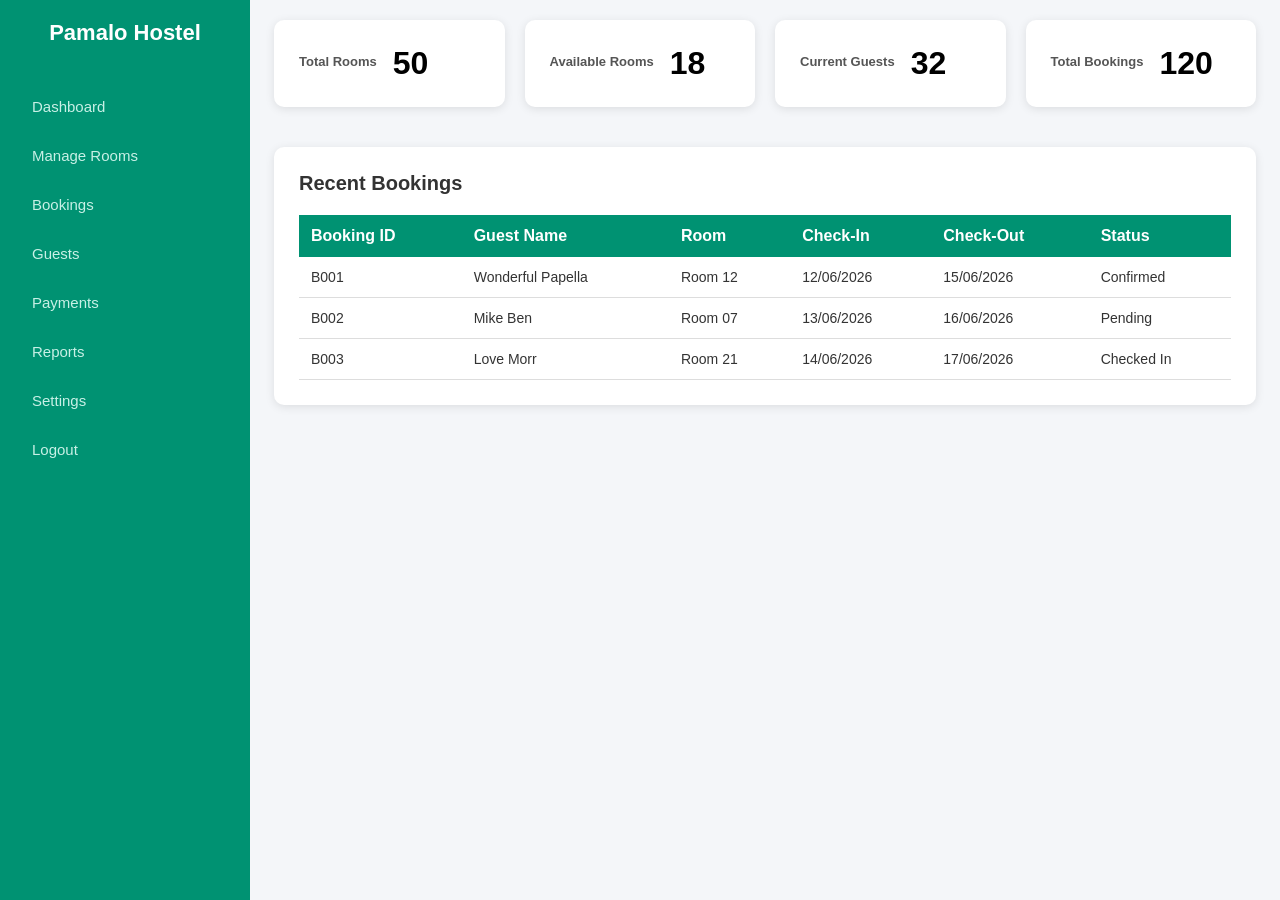
<file: admin.html>
<!DOCTYPE html>
<html lang="en">
<head>
    <title>Pamalo Hostel Booking System - Admin Dashboard</title>
    <link rel="stylesheet" href="assets/style/css.css">
    <link rel="stylesheet" href="https://cdnjs.cloudflare.com/ajax/libs/font-awesome/5.15.3/css/all.min.css">
    <script src="assets/js/script.js" defer></script>
</head>
<body class="dash-body">
    <div class="sidebar">
        <h2>Pamalo Hostel</h2>

        <ul>
            <li><a href="#">Dashboard</a></li>
            <li><a href="#">Manage Rooms</a></li>
            <li><a href="#">Bookings</a></li>
            <li><a href="#">Guests</a></li>
            <li><a href="#">Payments</a></li>
            <li><a href="#">Reports</a></li>
            <li><a href="#">Settings</a></li>
            <li><a href="#">Logout</a></li>
        </ul>
    </div>
    <div class="main-content">
        <div class="cards">

            <div class="card">
                <h3>Total Rooms</h3>
                <p>50</p>
            </div>

            <div class="card">
                <h3>Available Rooms</h3>
                <p>18</p>
            </div>

            <div class="card">
                <h3>Current Guests</h3>
                <p>32</p>
            </div>

            <div class="card">
                <h3>Total Bookings</h3>
                <p>120</p>
            </div>

        </div>
        <section class="table-section">

            <h2>Recent Bookings</h2>

            <table>
                <thead>
                    <tr>
                        <th>Booking ID</th><th>Guest Name</th>
                        <th>Room</th><th>Check-In</th>
                        <th>Check-Out</th><th>Status</th>
                    </tr>
                </thead>

                <tbody>
                    <tr>
                        <td>B001</td><td>Wonderful Papella</td><td>Room 12</td>
                        <td>12/06/2026</td><td>15/06/2026</td><td>Confirmed</td>
                    </tr>

                    <tr>
                        <td>B002</td><td>Mike Ben</td><td>Room 07</td>
                        <td>13/06/2026</td><td>16/06/2026</td><td>Pending</td>
                    </tr>

                    <tr>
                        <td>B003</td><td>Love Morr</td><td>Room 21</td>
                        <td>14/06/2026</td><td>17/06/2026</td> <td>Checked In</td>
                    </tr>
                </tbody>

            </table>

        </section>

    </div>

</body>
</html>
</file>
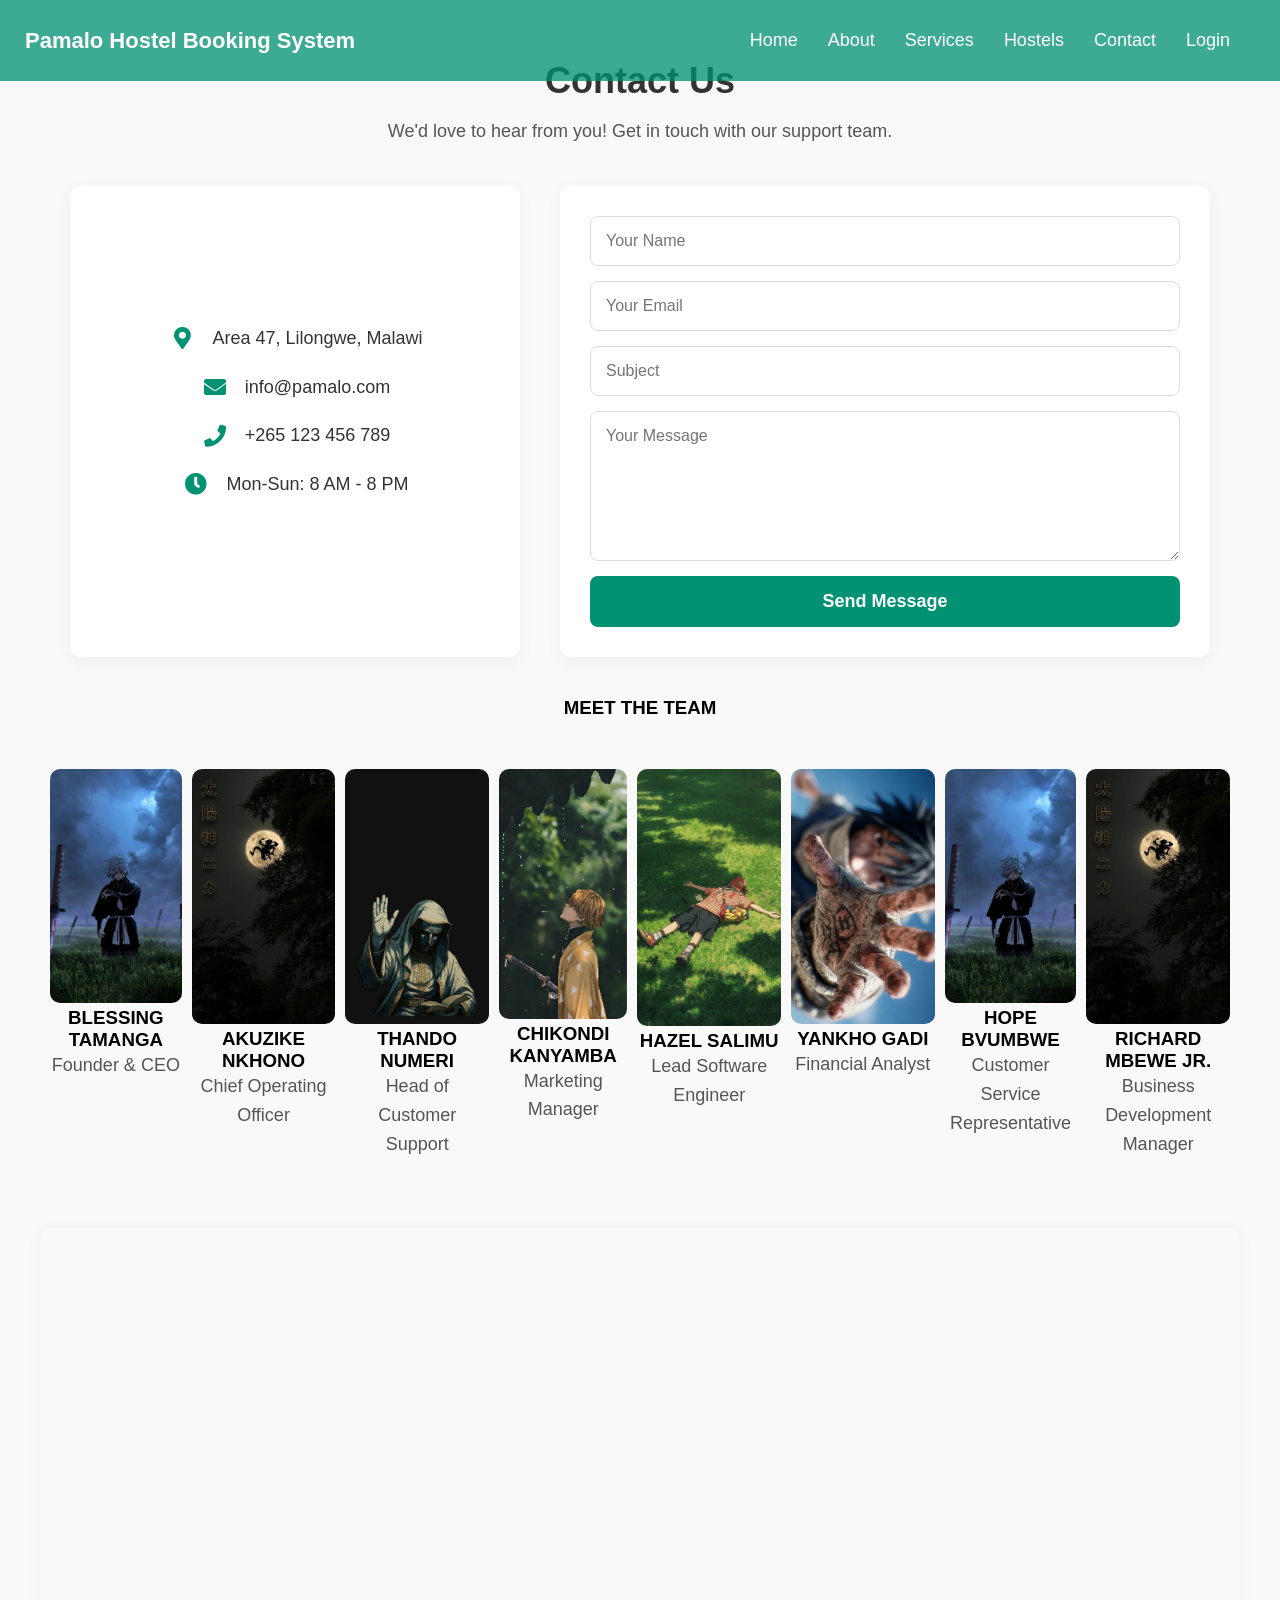
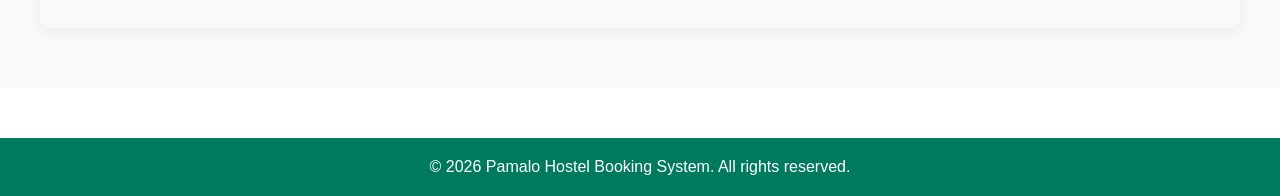
<file: contact.html>
<!DOCTYPE html>
<html lang="en">
<head>
    <meta charset="UTF-8">
    <meta name="viewport" content="width=device-width, initial-scale=1.0">
    <link rel="stylesheet" href="assets/style/css.css">
    <link rel="stylesheet" href="https://cdnjs.cloudflare.com/ajax/libs/font-awesome/5.15.3/css/all.min.css">
    <script src="assets/js/script.js" defer></script>
    <title>Contact - Pamalo Hostel Booking System</title>
</head>
<body>
    <header>
        <div class="topnav">
            <div class="logo">
                <h1>Pamalo Hostel Booking System</h1>
            </div>
            <div class="hamburger"><span>&#9776;</span></div>
        </div>
        <nav class="navbar">
            <a href="index.html">Home</a>
            <a href="about.html">About</a>
            <a href="services.html">Services</a>
            <a href="hostels.html">Hostels</a>
            <a href="contact.html">Contact</a>
            <a href="Login.html">Login</a>
        </nav>
    </header>
    <main>
        <section class="contact">
            <h2>Contact Us</h2>
            <p>We'd love to hear from you! Get in touch with our support team.</p>
            <div id="contact-alert" class="alert" style="display:none;"></div>

            <div class="contact-container">
                <div class="contact-info">
                    <p><i class="fas fa-map-marker-alt"></i> Area 47, Lilongwe, Malawi</p>
                    <p><i class="fas fa-envelope"></i> info@pamalo.com</p>
                    <p><i class="fas fa-phone"></i> +265 123 456 789</p>
                    <p><i class="fas fa-clock"></i> Mon-Sun: 8 AM - 8 PM</p>
                </div>
                <div class="contact-form">
                    <form id="contact-form" action="#" method="post">
                        <input type="text" name="name" placeholder="Your Name" required>
                        <input type="email" name="email" placeholder="Your Email" required>
                        <input type="text" name="subject" placeholder="Subject" required>
                        <textarea name="message" placeholder="Your Message" required></textarea>
                        <button type="submit">Send Message</button>
                    </form>
                </div>
            </div>
            <section class="gallery">
    <h1>MEET THE TEAM</h1>
    <div class="team">
        <div class="team-member">
            <img src="assets/media/image 1.jpg" alt="Team Member 1">
            <h3>BLESSING TAMANGA</h3>
            <p>Founder & CEO</p>
        </div>
        <div class="team-member">
            <img src="assets/media/image 2 .jpg" alt="Team Member 2">
            <h3>AKUZIKE NKHONO</h3>
            <p>Chief Operating Officer</p>
        </div>
        <div class="team-member">
            <img src="assets/media/image 3.jpg" alt="Team Member 3">
            <h3>THANDO NUMERI</h3>
            <p>Head of Customer Support</p>
        </div>
        <div class="team- member">
            <img src="assets/media/image 4.jpg" alt="Team Member 4">
            <h3>CHIKONDI KANYAMBA </h3>
            <p>Marketing Manager</p>
        </div>
        <div class="team-member">
            <img src="assets/media/image 5.jpg" alt="Team Member 5">
            <h3>HAZEL SALIMU</h3>
            <p>Lead Software Engineer</p>
        </div>
        <div class="team-member">
            <img src="assets/media/image 6 .jpg" alt="Team Member 6">
            <h3>YANKHO GADI</h3>
            <p>Financial Analyst</p>
        </div>
        <div class="team-member">
            <img src="assets/media/image 7.jpg" alt="Team Member 7">
            <h3>HOPE BVUMBWE</h3>
            <p>Customer Service Representative</p>
        </div>
        <div class="team-member">
            <img src="assets/media/image 8.jpg" alt="Team Member 8">
            <h3>RICHARD MBEWE JR.</h3>
            <p>Business Development Manager</p>
        </div>
</section>



            <div class="map">
                <iframe src="https://www.google.com/maps/embed?pb=!1m18!1m12!1m3!1d3162.1234567890123!2d-122.1234567890123!3d37.1234567890123!2m3!1f0!2f0!3f0!3m2!1i1024!2i768!4f13.1!3m3!1m2!1s0x808f123456789012%3A0x1234567890123456!2sPamalo%20Hostel%20Booking%20System!5e0!3m2!1sen!2sus!4v1612345678901" width="600" height="450" style="border:0;" allowfullscreen="" loading="lazy"></iframe>
            </div>
        </section>
    </main>
    <footer>
        <p>&copy; 2026 Pamalo Hostel Booking System. All rights reserved.</p>
    </footer>
</body>
</html>
</file>
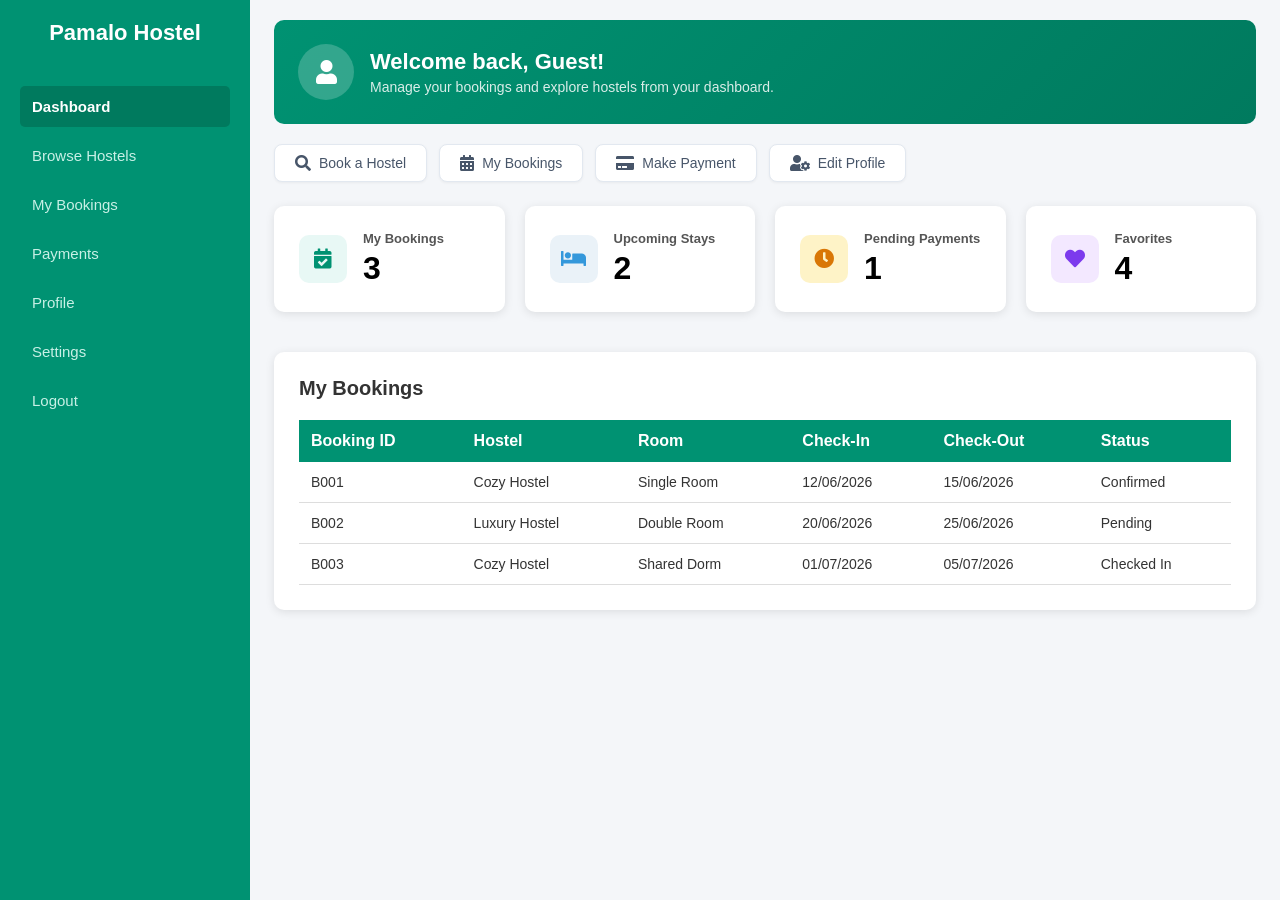
<file: dashboard.html>
<!DOCTYPE html>
<html lang="en">
<head>
    <title>Pamalo Hostel Booking System - Dashboard</title>
    <link rel="stylesheet" href="assets/style/css.css">
    <link rel="stylesheet" href="https://cdnjs.cloudflare.com/ajax/libs/font-awesome/5.15.3/css/all.min.css">
    <script src="assets/js/script.js" defer></script>
</head>
<body class="dash-body">
    <div class="sidebar">
        <h2>Pamalo Hostel</h2>

        <ul>
            <li><a href="#" class="active">Dashboard</a></li>
            <li><a href="hostels.html">Browse Hostels</a></li>
            <li><a href="#">My Bookings</a></li>
            <li><a href="payment.html">Payments</a></li>
            <li><a href="#">Profile</a></li>
            <li><a href="#">Settings</a></li>
            <li><a href="index.html">Logout</a></li>
        </ul>
    </div>
    <div class="main-content">
        <div class="welcome-card">
            <div class="welcome-avatar"><i class="fas fa-user"></i></div>
            <div>
                <h2>Welcome back, Guest!</h2>
                <p>Manage your bookings and explore hostels from your dashboard.</p>
            </div>
        </div>

        <div class="quick-actions">
            <a href="hostels.html" class="quick-action-btn"><i class="fas fa-search"></i> Book a Hostel</a>
            <a href="#" class="quick-action-btn"><i class="fas fa-calendar-alt"></i> My Bookings</a>
            <a href="payment.html" class="quick-action-btn"><i class="fas fa-credit-card"></i> Make Payment</a>
            <a href="#" class="quick-action-btn"><i class="fas fa-user-cog"></i> Edit Profile</a>
        </div>

        <div class="cards">
            <div class="card">
                <div class="card-icon green"><i class="fas fa-calendar-check"></i></div>
                <div>
                    <h3>My Bookings</h3>
                    <p>3</p>
                </div>
            </div>

            <div class="card">
                <div class="card-icon blue"><i class="fas fa-bed"></i></div>
                <div>
                    <h3>Upcoming Stays</h3>
                    <p>2</p>
                </div>
            </div>

            <div class="card">
                <div class="card-icon orange"><i class="fas fa-clock"></i></div>
                <div>
                    <h3>Pending Payments</h3>
                    <p>1</p>
                </div>
            </div>

            <div class="card">
                <div class="card-icon purple"><i class="fas fa-heart"></i></div>
                <div>
                    <h3>Favorites</h3>
                    <p>4</p>
                </div>
            </div>
        </div>

        <section class="table-section">
            <h2>My Bookings</h2>

            <table>
                <thead>
                    <tr>
                        <th>Booking ID</th><th>Hostel</th>
                        <th>Room</th><th>Check-In</th>
                        <th>Check-Out</th><th>Status</th>
                    </tr>
                </thead>

                <tbody>
                    <tr>
                        <td>B001</td><td>Cozy Hostel</td><td>Single Room</td>
                        <td>12/06/2026</td><td>15/06/2026</td><td>Confirmed</td>
                    </tr>

                    <tr>
                        <td>B002</td><td>Luxury Hostel</td><td>Double Room</td>
                        <td>20/06/2026</td><td>25/06/2026</td><td>Pending</td>
                    </tr>

                    <tr>
                        <td>B003</td><td>Cozy Hostel</td><td>Shared Dorm</td>
                        <td>01/07/2026</td><td>05/07/2026</td><td>Checked In</td>
                    </tr>
                </tbody>
            </table>
        </section>
    </div>
</body>
</html>
</file>
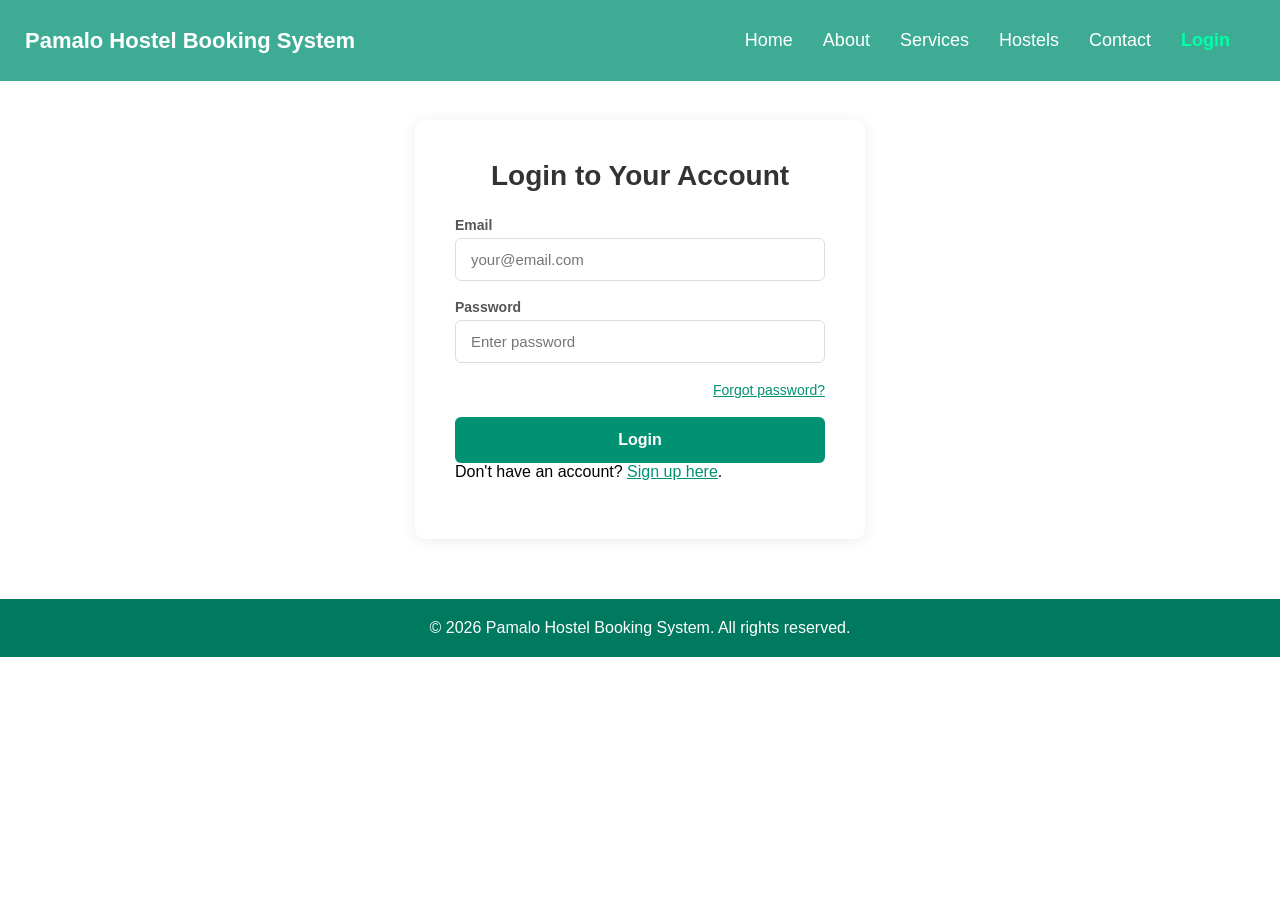
<file: Login.html>
<!DOCTYPE html>
<html lang="en">
<head>
    <meta charset="UTF-8">
    <meta name="viewport" content="width=device-width, initial-scale=1.0">
    <link rel="stylesheet" href="assets/style/css.css">
    <link rel="stylesheet" href="https://cdnjs.cloudflare.com/ajax/libs/font-awesome/5.15.3/css/all.min.css">
    <script src="assets/js/script.js" defer></script>
    <title>Login - Pamalo Hostel Booking System</title>
</head>
<body>
    <header>
        <div class="topnav">
            <div class="logo">
                <h1>Pamalo Hostel Booking System</h1>
            </div>
            <div class="hamburger"><span>&#9776;</span></div>
        </div>
        <nav class="navbar">
            <a href="index.html">Home</a>
            <a href="about.html">About</a>
            <a href="services.html">Services</a>
            <a href="hostels.html">Hostels</a>
            <a href="contact.html">Contact</a>
            <a href="Login.html" class="active">Login</a>
        </nav>
    </header>
    <main>
        <section class="login-section">
            <h2>Login to Your Account</h2>
            <div id="login-error" class="alert" style="display:none;"></div>
            <form id="login-form" action="#" method="post">
                <p>
                    <label>Email</label>
                    <input type="email" name="email" placeholder="your@email.com" required>
                </p>
                <p>
                    <label>Password</label>
                    <input type="password" name="password" placeholder="Enter password" minlength="6" required>
                </p>
                <p style="text-align:right;">
                    <a href="reset-password.html" style="color:#009272;font-size:14px;">Forgot password?</a>
                </p>
                <input type="submit" value="Login">
            </form>
            <p>Don't have an account? <a href="Signup.html">Sign up here</a>.</p>
        </section>
    </main>
    <footer>
        <p>&copy; 2026 Pamalo Hostel Booking System. All rights reserved.</p>
    </footer>
</body>
</html>
</file>
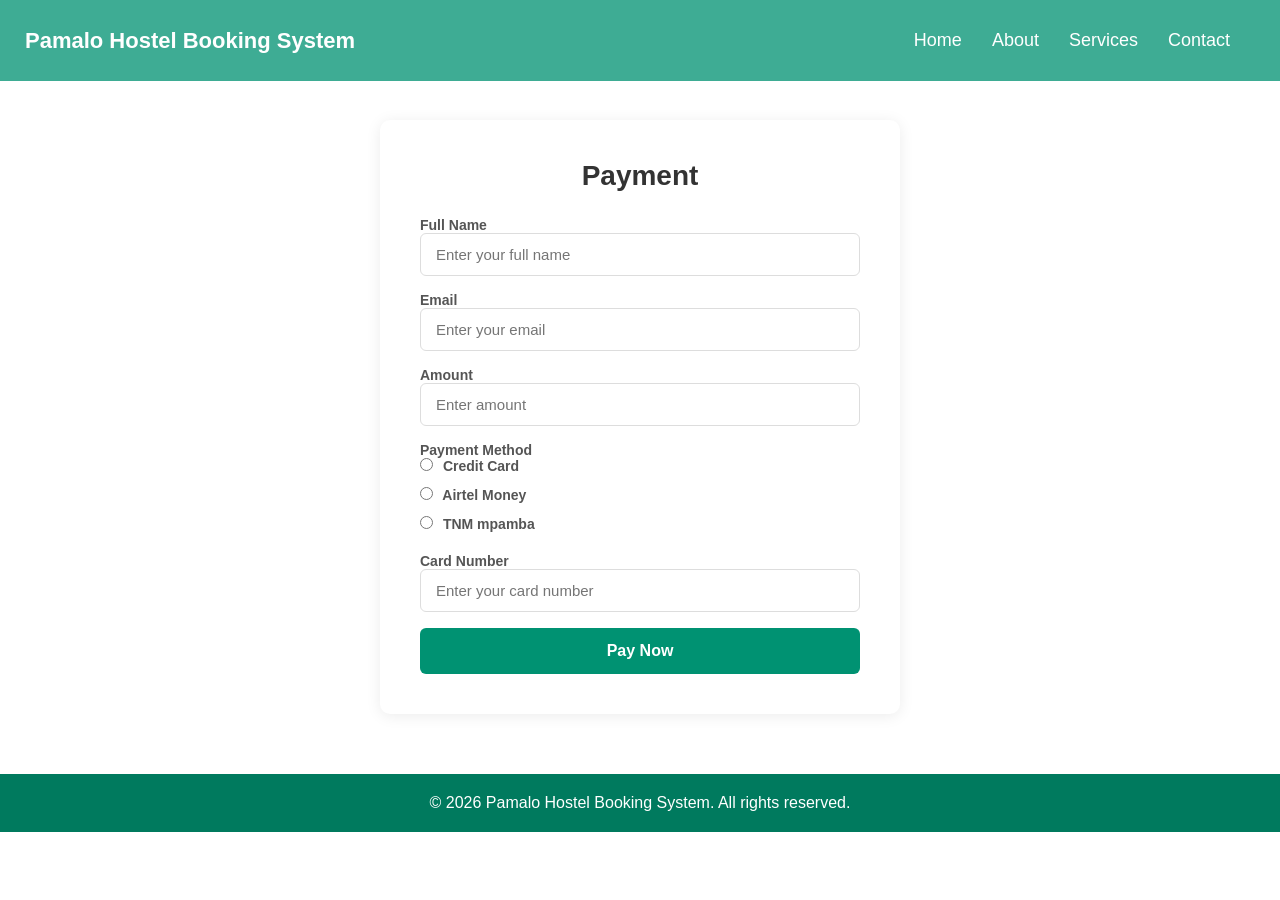
<file: payment.html>
<!DOCTYPE html>
<html lang="en">
<head>
    <meta charset="UTF-8">
    <meta name="viewport" content="width=device-width, initial-scale=1.0">
    <link rel="stylesheet" href="assets/style/css.css">
    <link rel="stylesheet" href="https://cdnjs.cloudflare.com/ajax/libs/font-awesome/5.15.3/css/all.min.css">
    <script src="assets/js/script.js" defer></script>
    <title>Payment - Pamalo Hostel Booking System</title>
</head>
<body>
    <header>
        <div class="topnav">
            <div class="logo">
                <h1>Pamalo Hostel Booking System</h1>
            </div>
            <div class="hamburger">
                <span>&#9776;</span>
            </div>
        </div>
        <nav class="navbar">
            <a href="index.html">Home</a>
            <a href="about.html">About</a>
            <a href="services.html">Services</a>
            <a href="contact.html">Contact</a>
        </nav>
    </header>
    <main>
        <div class="payment-card">
            <h2>Payment</h2>
            <form class="payment-form">
                <div>
                    <label class="dolo">Full Name</label>
                    <input type="text" placeholder="Enter your full name" required>
                </div>
                <div>
                    <label class="dolo">Email</label>
                    <input type="email" placeholder="Enter your email" required>
                </div>
                <div>
                    <label class="dolo">Amount</label>
                    <input type="number" placeholder="Enter amount" required>
                </div>
                <div>
                    <label class="dolo">Payment Method</label>
                    <div class="payment-methods">
                        <label><input type="radio" name="payment-method" value="credit-card" required> Credit Card</label>
                        <label><input type="radio" name="payment-method" value="Airtel Money" required> Airtel Money</label>
                        <label><input type="radio" name="payment-method" value="TNM mpamba" required> TNM mpamba</label>
                    </div>
                </div>
                <div>
                    <label class="dolo">Card Number</label>
                    <input type="text" placeholder="Enter your card number" required>
                </div>
                <button type="submit">Pay Now</button>
            </form>
        </div>
    </main>
    <footer>
        <p>&copy; 2026 Pamalo Hostel Booking System. All rights reserved.</p>
    </footer>
</body>
</html>
</file>
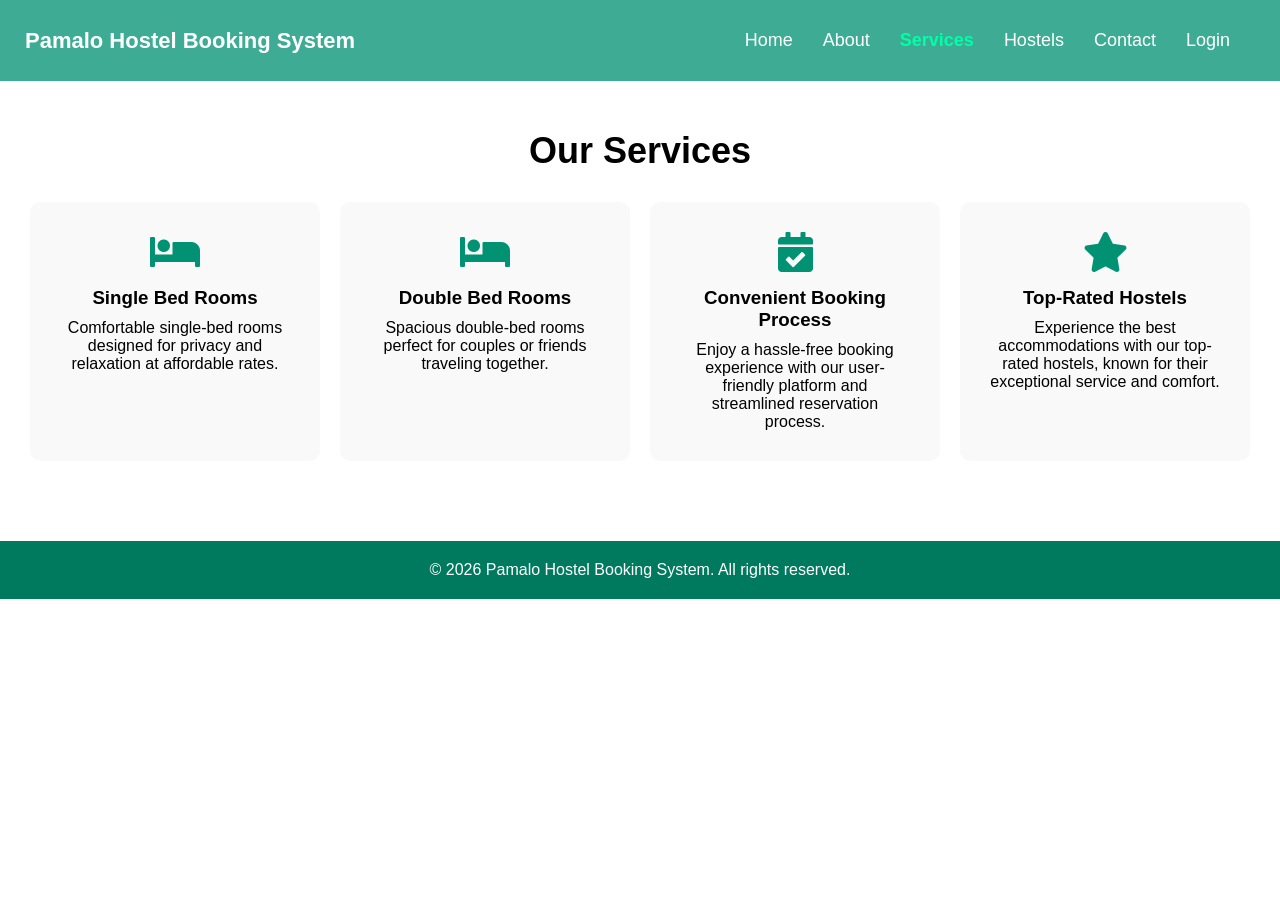
<file: services.html>
<!DOCTYPE html>
<html lang="en">
<head>
    <meta charset="UTF-8">
    <meta name="viewport" content="width=device-width, initial-scale=1.0">
    <link rel="stylesheet" href="assets/style/css.css">
     <link rel="stylesheet" href="https://cdnjs.cloudflare.com/ajax/libs/font-awesome/5.15.3/css/all.min.css">
    <script src="assets/js/script.js" defer></script>
    <title>Services - Pamalo Hostel Booking System</title>
</head>
<body>
    <header>
        <div class="topnav">
            <div class="logo">
                <h1>Pamalo Hostel Booking System</h1>
            </div>
            <div class="hamburger"><span>&#9776;</span></div>
        </div>
        <nav class="navbar">
            <a href="index.html">Home</a>
            <a href="about.html">About</a>
            <a href="services.html" class="active">Services</a>
            <a href="hostels.html">Hostels</a>
            <a href="contact.html">Contact</a>
            <a href="Login.html">Login</a>
        </nav>
    </header>
    <main>
        <section class="services" style="margin-top:100px;">
            <h2>Our Services</h2>
            <div class="services-cards">
                <div class="service-card">
                    <i class="fas fa-bed"></i>
                    <h3>Single Bed Rooms</h3>
                    <p>Comfortable single-bed rooms designed for privacy and relaxation at affordable rates.</p>
                </div>
                <div class="service-card">
                    <i class="fas fa-bed"></i>
                    <h3>Double Bed Rooms</h3>
                    <p>Spacious double-bed rooms perfect for couples or friends traveling together.</p>
                </div>
                <div class="service-card">
                    <i class="fas fa-calendar-check"></i>
                    <h3>Convenient Booking Process</h3>
                    <p>Enjoy a hassle-free booking experience with our user-friendly platform and streamlined reservation process.</p>
                </div>
                <div class="service-card">
                    <i class="fas fa-star"></i>
                    <h3>Top-Rated Hostels</h3>
                    <p>Experience the best accommodations with our top-rated hostels, known for their exceptional service and comfort.</p>
                </div>
            </div>
        </section>
    </main>
    <footer>
        <p>&copy; 2026 Pamalo Hostel Booking System. All rights reserved.</p>
    </footer>
</body>
</html>
</file>
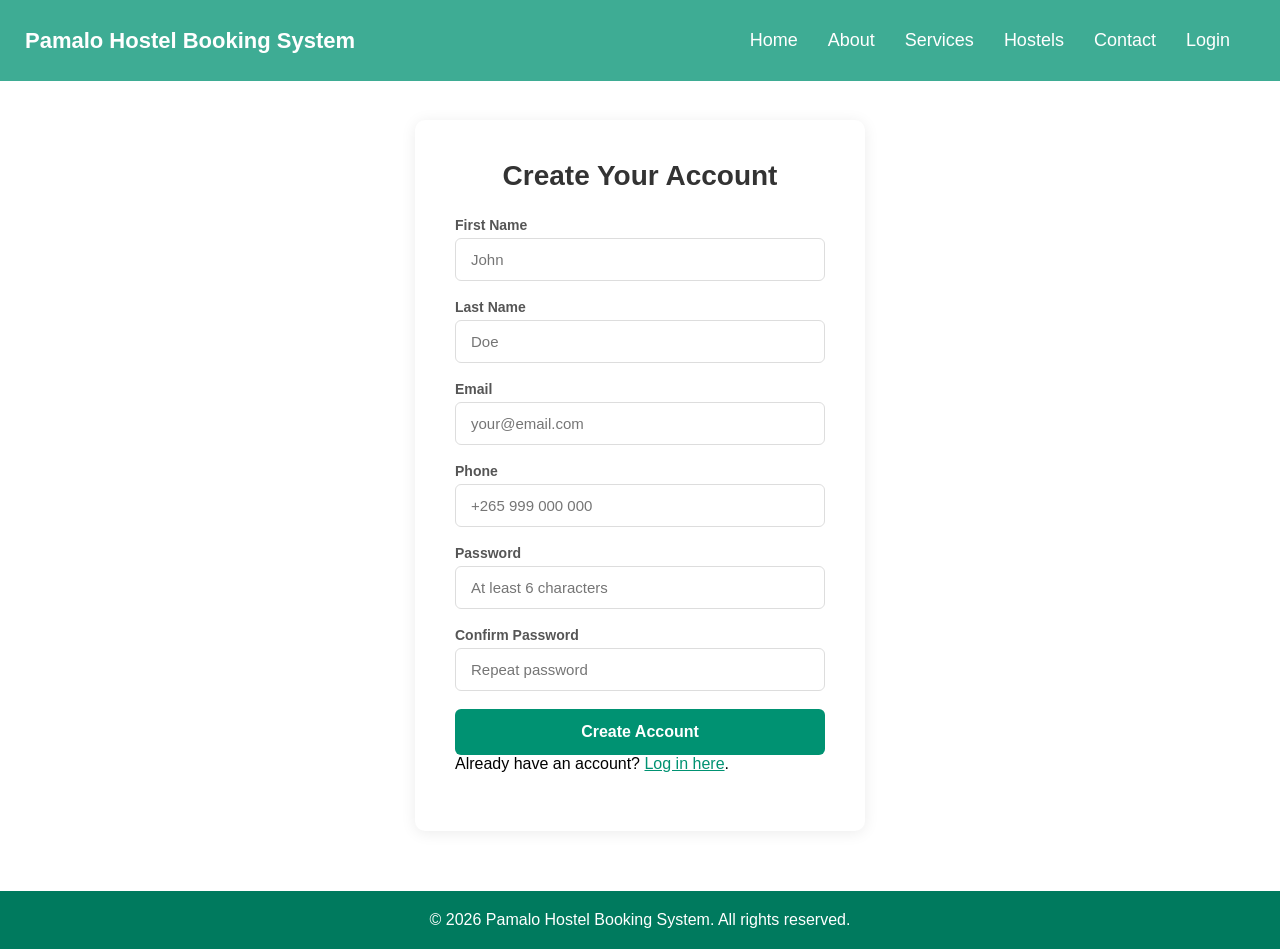
<file: Signup.html>
<!DOCTYPE html>
<html lang="en">
<head>
    <meta charset="UTF-8">
    <meta name="viewport" content="width=device-width, initial-scale=1.0">
    <link rel="stylesheet" href="assets/style/css.css">
    <link rel="stylesheet" href="https://cdnjs.cloudflare.com/ajax/libs/font-awesome/5.15.3/css/all.min.css">
    <script src="assets/js/script.js" defer></script>
    <title>Sign Up - Pamalo Hostel Booking System</title>
</head>
<body>
    <header>
        <div class="topnav">
            <div class="logo">
                <h1>Pamalo Hostel Booking System</h1>
            </div>
            <div class="hamburger"><span>&#9776;</span></div>
        </div>
        <nav class="navbar">
            <a href="index.html">Home</a>
            <a href="about.html">About</a>
            <a href="services.html">Services</a>
            <a href="hostels.html">Hostels</a>
            <a href="contact.html">Contact</a>
            <a href="Login.html">Login</a>
        </nav>
    </header>
    <main>
        <section class="login-section">
            <h2>Create Your Account</h2>
            <div id="signup-error" class="alert" style="display:none;"></div>
            <div id="signup-success" class="alert alert-success" style="display:none;"></div>
            <form id="signup-form" action="#" method="post">
                <p>
                    <label>First Name</label>
                    <input type="text" name="firstName" placeholder="John" maxlength="50" required>
                </p>
                <p>
                    <label>Last Name</label>
                    <input type="text" name="lastName" placeholder="Doe" maxlength="50" required>
                </p>
                <p>
                    <label>Email</label>
                    <input type="email" name="email" placeholder="your@email.com" required>
                </p>
                <p>
                    <label>Phone</label>
                    <input type="tel" name="phone" placeholder="+265 999 000 000">
                </p>
                <p>
                    <label>Password</label>
                    <input type="password" name="password" placeholder="At least 6 characters" minlength="6" required>
                </p>
                <p>
                    <label>Confirm Password</label>
                    <input type="password" name="confirmPassword" placeholder="Repeat password" minlength="6" required>
                </p>
                <input type="submit" value="Create Account">
            </form>
            <p>Already have an account? <a href="Login.html">Log in here</a>.</p>
        </section>
    </main>
    <footer>
        <p>&copy; 2026 Pamalo Hostel Booking System. All rights reserved.</p>
    </footer>
</body>
</html>
</file>
<file: assets/style/css.css>
* {
    margin: 0;
    padding: 0;
    box-sizing: border-box;
}

body {
    font-family: Arial, sans-serif;
}

.hamburger {
    display: none;
    cursor: pointer;
}

.hamburger span {
    font-size: 26px;
    color: #fff;
}

header {
    position: fixed;
    top: 0;
    width: 100%;
    background-color: #009272c1;
    color: #fff;
    display: flex;
    justify-content: space-between;
    align-items: center;
    padding: 20px 25px;
    z-index: 1000;
}

.logo h1 {
    font-size: 22px;
    font-weight: bold;
}

.navbar {
    display: flex;
    justify-content: center;
    align-items: center;
    padding: 10px;
}

.navbar a {
    color: #ffffff;
    text-decoration: none;
    margin: 0 15px;
    font-size: 18px;
}

.navbar a:hover{
    color:#00ffa6
}

.navbar a.active {
    color: #00ffa6;
    font-weight: bold;
}


.hero-section {
    position: relative;
    height: 600px;
    width: 100%; 
    overflow: hidden;
    display: flex;
    align-items: center;
    margin-top: 80px; 
}

.hero-slider {
    position: absolute;
    top: 0;
    left: 0;
    width: 100%;
    height: 100%;
    z-index: 1;
}
/* --- HERO SECTION CAROUSEL STYLES --- */
.hero-slider .slide {
    position: absolute;
    top: 0;
    left: 0;
    width: 100%;
    height: 100%;
    background-size: cover;
    background-position: center;
    opacity: 0; /* Hides all slides by default */
    transition: opacity 1s ease-in-out;
}


.hero-slider .slide.active {
    opacity: 1; 
}


.hero-slider .slide-1 {
    background-image: url('../media/young-black-couple-sharing-ear-buds-listen-webinar-smartphone.jpg');
}

.hero-slider .slide-2 {
    background-image: url('../media/bedroom_10.jpg');
}

.hero-slider .slide-3 {
    background-image: url('../media/bedroom_15.jpg');
}

.hero-controls {
    position: absolute;
    top: 50%;
    width: 100%;
    display: flex;
    justify-content: space-between;
    transform: translateY(-50%);
    z-index: 3;
    padding: 0 20px;
    pointer-events: none;
}

.hero-controls button {
    background-color: rgba(0, 0, 0, 0.5);
    color: white;
    border: none;
    padding: 15px;
    cursor: pointer;
    font-size: 18px;
    border-radius: 5px;
    pointer-events: auto;
    transition: background-color 0.3s;
}

.hero-controls button:hover {
    background-color: rgba(0, 0, 0, 0.8);
}

.hero-section-content {
    position: relative;
    z-index: 2;
    padding: 30px;
    border-radius: 10px;
    margin-left: 50px;
    max-width: 600px;
    color: white;
}

.hero-section-content h2 {
    font-size: 36px;
    margin-bottom: 15px;
}

.hero-section-content p {
    font-size: 18px;
    margin-bottom: 20px;
}

.hero-section-content button {
    background-color: #009272;
    color: #fff;
    border: none;
    padding: 10px 20px;
    font-size: 18px;
    cursor: pointer;
    border-radius: 5px;
    transition: background-color 0.3s;
}

.hero-section-content button:hover {
    background-color: #007a5e;
}

.about {
    padding: 30px;
}

.about h2, .services h2, .hostels h2, .contact h2,.about-header h2{
    font-size: 36px;
    text-align: center;
    margin-bottom: 30px;
}

.about-header{
    padding-top:100px;
}


.about-content {
    padding: 30px;
    display: flex;
    justify-content: space-around;
    align-items: center;
    flex-wrap: wrap;
    gap: 30px;
}

.about-content button {
    padding: 16px;
    background-color: #009272;
    color: white;
    border-radius: 4px;
    outline: none;
    border: none;
    cursor: pointer;
    margin-top: 15px;
}

.video-card {
    max-width: 700px;
    padding: 30px;
    flex: 1;
    min-width: 300px;
}

.video-card video {
    width: 100%;
    border-radius: 10px;
}

.info {
    padding: 16px;
    max-width: 600px;
    flex: 1;
    min-width: 300px;
}

.info h3 {
    font-size: 30px;
    margin-bottom: 15px;
}

.info p {
    font-size: 17px;
    margin-bottom: 15px;
}


.services {
    padding: 30px;
}

.services-cards {
    display: flex;
    justify-content: space-around;
    gap: 20px;
    flex-wrap: wrap;
}

.service-card {
    padding: 30px;
    text-align: center;
    flex: 1;
    min-width: 200px;
    background: #f9f9f9;
    border-radius: 10px;
    transition: transform 0.3s;
}

.service-card:hover {
    transform: translateY(-5px);
}

.service-card i {
    font-size: 40px;
    color: #009272;
    margin-bottom: 15px;
}

.service-card h3 {
    margin-bottom: 10px;
}


.hostels {
    padding: 30px;
}

.hostel-cards {
    display: flex;
    gap: 20px;
    flex-wrap: wrap;
}

.hostel-card {
    position: relative;
    height: 350px;
    background-size: cover;
    background-position: center;
    overflow: hidden;
    flex: 1;
    max-width: 500px;
    display: flex;
    align-items: flex-end;
    transition: transform 0.3s ease;
    cursor: pointer;
}

.hostel-card:hover {
    transform: translateY(-10px);
}


.hostel-card::before {
    content: "";
    position: absolute;
    top: 0;
    left: 0;
    width: 100%;
    height: 100%;
    background: linear-gradient(to top, rgba(0, 0, 0, 0.85), rgba(0, 0, 0, 0.1));
    z-index: 1;
    transition: background 0.3s ease;
}

.hostel-card:hover::before {
    background: linear-gradient(to top, rgba(0, 0, 0, 0.95), rgba(0, 0, 0, 0.3));
}

.hostel-card-content {
    position: relative;
    z-index: 2;
    color: white;
    padding: 25px;
    width: 100%;
}

#hostel-card1{
    background-image: url('../media/bedroom_1.jpg');
}

#hostel-card2{
background-image: url('../media/bedroom_10.jpg');
}

#hostel-card3{
    background-image: url('../media/bedroom_1.jpg');
}



#hostel-card4{
background-image: url('../media/bedroom_15.jpg');
}

#hostel-card5{
background-image: url('../media/bedroom_14.jpg');
}

.hostel-card-content h3 {
    font-size: 24px;
    margin-bottom: 10px;
}

.hostel-card-content p {
    font-size: 16px;
    margin-bottom: 20px;
    line-height: 1.5;
}

.hostel-card-content button {
    background-color: #009272;
    color: white;
    border: none;
    padding: 10px 20px;
    border-radius: 5px;
    cursor: pointer;
    font-size: 16px;
    transition: background-color 0.3s;
}

.hostel-card-content button:hover {
    background-color: #007a5e;
}



.hostel-subtitle {
    text-align: center;
    color: #777;
    margin-bottom: 20px;
}


.search-filters {
    padding: 20px;
    margin-bottom: 30px;
    background: #f9f9f9;
}


.form-row {
    display: flex;
    flex-wrap: wrap;
    gap: 15px;
}


.form-group {
    display: flex;
    flex-direction: column;
    flex: 1;
    min-width: 160px;
}


.form-group label {
    font-size: 13px;
    font-weight: 600;
    margin-bottom: 5px;
    color: #555;
}


.form-group input,
.form-group select {
    padding: 8px;
    border: 1px solid #ddd;
}


.form-group {
    display: flex;
    flex-direction: column;
}


.btn-primary {
    padding: 8px;
    border: 1px solid #555;
    background: white;
    cursor: pointer;
}



.contact {
    text-align: center;
    padding: 60px 20px;
    display: flex;
    flex-direction: column;
    align-items: center;
    background-color: #f9f9f9;
}

.contact h2 {
    font-size: 36px;
    color: #333;
    margin-bottom: 15px;
}


.contact  p {
    text-align: center;
    max-width: 800px;
    margin: 0 auto 40px;
    font-size: 18px;
    color: #555;
    line-height: 1.6;
}


.contact-container {
    display: flex;
    justify-content: center;
    align-items: stretch; 
    width: 100%;
    max-width: 1200px; 
    gap: 40px;
    margin-bottom: 40px;
}


.contact-info {
    flex: 1;
    max-width: 450px;
    background: #ffffff;
    padding: 30px;
    border-radius: 10px;
    box-shadow: 0 4px 15px rgba(0, 0, 0, 0.05);
    display: flex;
    flex-direction: column;
    justify-content: center;
}


.contact-info p {
    font-size: 18px;
    margin-bottom: 20px;
    display: flex;
    align-items: center;
    color: #333;
    text-align: left; 
}

.contact-info i {
    margin-right: 15px;
    color: #009272;
    font-size: 22px;
    width: 30px;
    text-align: center;
}


.contact-form {
    flex: 1.5;
    max-width: 650px;
    background: #ffffff;
    padding: 30px;
    border-radius: 10px;
    box-shadow: 0 4px 15px rgba(0, 0, 0, 0.05);
}

.contact-form form {
    display: flex;
    flex-direction: column;
    gap: 15px;
}

.contact-form input,
.contact-form textarea {
    padding: 15px;
    border: 1px solid #ddd;
    border-radius: 8px;
    font-size: 16px;
    color: #333;
    outline: none;
    transition: border-color 0.3s;
    width: 100%;
    font-family: inherit;
}

.contact-form input:focus,
.contact-form textarea:focus {
    border-color: #009272;
}

.contact-form textarea {
    height: 150px;
    resize: vertical;
}

.contact-form button {
    padding: 15px;
    background-color: #009272;
    color: white;
    border: none;
    border-radius: 8px;
    cursor: pointer;
    font-size: 18px;
    font-weight: bold;
    transition: background-color 0.3s, transform 0.2s;
}

.contact-form button:hover {
    background-color: #007a5e;
    transform: translateY(-2px);
}


.map {
    width: 100%;
    max-width: 1200px; 
    border-radius: 10px;
    overflow: hidden;
    box-shadow: 0 4px 15px rgba(0, 0, 0, 0.05);
}

.map iframe {
    width: 100%;
    height: 400px;
    border: 0;
    display: block;
}



footer {
    background-color:#007a5e;
    color: white;
    text-align: center;
    padding: 20px;
    margin-top: 50px;
}

@media (max-width: 900px) {
    .contact-container {
        flex-direction: column;
        align-items: center;
    }
    
    .contact-info, .contact-form {
        max-width: 100%;
        width: 100%;
    }


    .hostel-cards{
        flex-direction: column;
    }
}

.dash-body {
    display: flex;
    background-color: #f4f6f9;
    margin: 0;
}

.sidebar {
    width: 250px;
    min-height: 100vh;
    background-color: #009272;
    color: #fff;
    padding: 20px;
    flex-shrink: 0;
}

.sidebar h2 {
    text-align: center;
    margin-bottom: 40px;
    font-size: 22px;
}

.sidebar ul {
    list-style: none;
}

.sidebar ul li {
    margin: 8px 0;
}

.sidebar ul li a {
    color: #c8f0e6;
    text-decoration: none;
    display: block;
    padding: 12px;
    border-radius: 5px;
    font-size: 15px;
    transition: background 0.2s;
}

.sidebar ul li a:hover {
    background-color: #007a5e;
    color: #fff;
}

.sidebar ul li a.active {
    background-color: #007a5e;
    color: #fff;
    font-weight: bold;
}

.main-content {
    flex: 1;
    padding: 20px 24px;
    min-width: 0;
}

.welcome-card {
    display: flex;
    align-items: center;
    gap: 16px;
    padding: 24px;
    background: linear-gradient(135deg, #009272, #007a5e);
    border-radius: 10px;
    margin-bottom: 20px;
    color: #fff;
}

.welcome-avatar {
    width: 56px;
    height: 56px;
    border-radius: 50%;
    background: rgba(255,255,255,0.2);
    display: flex;
    align-items: center;
    justify-content: center;
    font-size: 24px;
    flex-shrink: 0;
}

.welcome-card h2 {
    font-size: 22px;
    margin-bottom: 4px;
}

.welcome-card p {
    font-size: 14px;
    opacity: 0.85;
    margin: 0;
}

.quick-actions {
    display: flex;
    gap: 12px;
    margin-bottom: 24px;
    flex-wrap: wrap;
}

.quick-action-btn {
    display: inline-flex;
    align-items: center;
    gap: 8px;
    padding: 10px 20px;
    background: #fff;
    border: 1px solid #e2e8f0;
    border-radius: 8px;
    color: #475569;
    font-size: 14px;
    font-weight: 500;
    text-decoration: none;
    transition: all 0.2s;
    box-shadow: 0 1px 3px rgba(0,0,0,0.05);
}

.quick-action-btn:hover {
    border-color: #009272;
    color: #009272;
    box-shadow: 0 2px 8px rgba(0,146,114,0.15);
    transform: translateY(-1px);
}

.quick-action-btn i {
    font-size: 16px;
}

.cards .card {
    display: flex;
    align-items: center;
    gap: 16px;
}

.card-icon {
    width: 48px;
    height: 48px;
    border-radius: 10px;
    display: flex;
    align-items: center;
    justify-content: center;
    font-size: 20px;
    flex-shrink: 0;
}

.card-icon.green { background: #e8f8f5; color: #009272; }
.card-icon.blue { background: #eaf2f8; color: #3498db; }
.card-icon.teal { background: #e0f7fa; color: #00897b; }
.card-icon.purple { background: #f3e8ff; color: #7c3aed; }
.card-icon.orange { background: #fef3c7; color: #d97706; }

.cards {
    display: grid;
    grid-template-columns: repeat(auto-fit, minmax(220px, 1fr));
    gap: 20px;
    margin-bottom: 40px;
}

.cards .card {
    background: white;
    padding: 25px;
    border-radius: 10px;
    box-shadow: 0 2px 10px rgba(0,0,0,0.1);
}

.cards .card h3 {
    color: #555;
    margin-bottom: 4px;
    font-size: 13px;
}

.cards .card p {
    font-size: 32px;
    font-weight: bold;
    color: black;
    margin: 0;
}

.table-section {
    background: white;
    padding: 25px;
    border-radius: 10px;
    box-shadow: 0 2px 10px rgba(0,0,0,0.1);
}

.table-section h2 {
    margin-bottom: 20px;
    font-size: 20px;
    color: #333;
}

.table-section table {
    width: 100%;
    border-collapse: collapse;
}

.table-section th {
    background-color: #009272;
    color: white;
    padding: 12px;
    text-align: left;
    font-weight: 600;
}

.table-section td {
    padding: 12px;
    border-bottom: 1px solid #ddd;
    color: #333;
    font-size: 14px;
}

.table-section tr:hover {
    background-color: #f0f2f5;
}

/* Buttons for admin-style pages */
.btn {
    display: inline-flex; align-items: center; gap: 6px;
    padding: 8px 16px; border: none; border-radius: 6px;
    font-size: 14px; cursor: pointer; text-decoration: none; transition: all 0.2s;
}

.btn-primary { background: #009272; color: #fff; }
.btn-primary:hover { background: #007a5e; }
.btn-secondary { background: #6c757d; color: #fff; }
.btn-secondary:hover { background: #5a6268; }
.btn-warning { background: #3498db; color: #fff; }
.btn-warning:hover { background: #2980b9; }
.btn-danger { background: #e74c3c; color: #fff; }
.btn-danger:hover { background: #c0392b; }
.btn-outline {
    display: inline-block;
    padding: 6px 16px;
    background: transparent;
    color: #009272;
    border: 1px solid #009272;
    border-radius: 6px;
    font-size: 14px;
    cursor: pointer;
    text-decoration: none;
    transition: all 0.2s;
}
.btn-outline:hover { background: #009272; color: #fff; }

/* Badges (used in table cells via badge()) */
.badge {
    display: inline-block; padding: 3px 10px; font-size: 12px;
    font-weight: 600; border-radius: 12px; text-transform: capitalize;
}

.badge-success { background: #e8f8f5; color: #009272; }
.badge-warning { background: #eaf2f8; color: #3498db; }
.badge-danger { background: #fdedec; color: #e74c3c; }
.badge-secondary { background: #f0f0f0; color: #888; }

/* Alerts */
.alert {
    padding: 12px 16px; border-radius: 6px; margin-bottom: 16px; font-size: 14px;
}

.alert-success { background: #e8f8f5; color: #009272; border: 1px solid #b8e6d8; }

/* Notification List */
.notification-list { display: flex; flex-direction: column; gap: 8px; }

.notification-item {
    display: flex; align-items: flex-start; gap: 12px;
    padding: 12px; border-radius: 8px; background: #f8f9fa;
    cursor: pointer; transition: background 0.2s;
}

.notification-item:hover { background: #e9ecef; }
.notification-item.unread { background: #e8f8f5; border-left: 3px solid #009272; }
.notification-item .notif-icon { font-size: 18px; color: #009272; flex-shrink: 0; }
.notification-item .notif-content { flex: 1; }
.notification-item .notif-title { font-weight: 600; font-size: 14px; color: #333; margin-bottom: 4px; }
.notification-item .notif-message { font-size: 13px; color: #666; }
.notification-item .notif-time { font-size: 11px; color: #aaa; margin-top: 4px; }

/* Filter buttons */
.filter-btn {
    padding: 6px 16px; border: 1px solid #ddd; border-radius: 20px;
    background: #fff; color: #555; font-size: 13px;
    cursor: pointer; transition: all 0.2s;
}

.filter-btn:hover { border-color: #009272; color: #009272; }
.filter-btn.active { background: #009272; color: #fff; border-color: #009272; }

/* Forms */
.form-group { margin-bottom: 16px; }

.form-group label {
    display: block; font-size: 13px; font-weight: 600;
    color: #555; margin-bottom: 6px;
}

.form-group input, .form-group textarea, .form-group select {
    width: 100%; padding: 10px 12px; border: 1px solid #ddd;
    border-radius: 6px; font-size: 14px; font-family: inherit;
    outline: none; box-sizing: border-box; transition: border-color 0.2s;
}

.form-group input:focus, .form-group textarea:focus, .form-group select:focus {
    border-color: #009272;
}

.form-group textarea { min-height: 80px; resize: vertical; }

/* Toggle */
.toggle-switch {
    position: relative; display: inline-block;
    width: 44px; height: 24px; flex-shrink: 0;
}

.toggle-switch input { opacity: 0; width: 0; height: 0; }

.toggle-slider {
    position: absolute; cursor: pointer;
    top: 0; left: 0; right: 0; bottom: 0;
    background: #ddd; border-radius: 24px; transition: 0.3s;
}

.toggle-slider::before {
    content: ''; position: absolute; height: 18px; width: 18px;
    left: 3px; bottom: 3px; background: #fff;
    border-radius: 50%; transition: 0.3s;
}

.toggle-switch input:checked + .toggle-slider { background: #009272; }
.toggle-switch input:checked + .toggle-slider::before { transform: translateX(20px); }

/* Responsive */
@media (max-width: 768px) {

         header{
        flex-direction: column;
        align-items: stretch;
    }

    .topnav{
        display: flex;
        justify-content: space-between;
        align-items: center;
        width: 100%;
    }

    .hamburger{
        display: block;
        cursor: pointer;
        font-size: 30px;
    }

    .navbar{
        display: none;
        flex-direction: column;
        width: 100%;
    }

    .navbar.active{
        display: flex;
    }

    .navbar a{
        padding: 15px;
        text-align: center;
        margin: 0;
        border-top: 1px solid rgba(255,255,255,0.2);
    }


    .dash-body { flex-direction: column; }
    .sidebar { width: 100%; min-height: auto; padding: 12px 20px; }
    .sidebar h2 { margin-bottom: 16px; font-size: 18px; }
    .sidebar ul li { display: inline; margin: 0 4px; }
    .sidebar ul li a { display: inline-block; padding: 6px 10px; font-size: 13px; }
    .main-content { padding: 16px; }
    .cards { grid-template-columns: 1fr 1fr; gap: 12px; margin-bottom: 24px; }
    .cards .card { padding: 16px; }
    .cards .card p { font-size: 24px; }
    .table-section { padding: 16px; overflow-x: auto; }
}

/* --- payment --- */
.payment-card {
    max-width: 520px;
    margin: 120px auto 60px;
    padding: 40px;
    background: #fff;
    border-radius: 10px;
    box-shadow: 0 2px 15px rgba(0,0,0,0.08);
}

.payment-card h2 {
    text-align: center;
    color: #333;
    margin-bottom: 25px;
    font-size: 28px;
}

.payment-card .payment-form {
    display: flex;
    flex-direction: column;
    gap: 16px;
}

.payment-card .payment-form label {
    display: block;
    font-size: 14px;
    font-weight: 600;
    color: #555;
    margin-bottom: 5px;
}

.payment-card .payment-form .dolo {
    margin-bottom: 0;
}

.payment-card .payment-form input[type="text"],
.payment-card .payment-form input[type="email"],
.payment-card .payment-form input[type="number"] {
    width: 100%;
    padding: 12px 15px;
    border: 1px solid #ddd;
    border-radius: 6px;
    font-size: 15px;
    font-family: Arial, sans-serif;
    outline: none;
    transition: border-color 0.3s;
    box-sizing: border-box;
}

.payment-card .payment-form input:focus {
    border-color: #009272;
}

.payment-card .payment-form button[type="submit"] {
    width: 100%;
    padding: 14px;
    background-color: #009272;
    color: #fff;
    border: none;
    border-radius: 6px;
    font-size: 16px;
    font-weight: bold;
    cursor: pointer;
    transition: background-color 0.3s;
}

.payment-card .payment-form button[type="submit"]:hover {
    background-color: #007a5e;
}

.payment-methods {
    display: flex;
    flex-direction: column;
    gap: 8px;
    font-size: 14px;
    color: #555;
}

.payment-methods input[type="radio"] {
    margin-right: 6px;
}

.login-section {
    max-width: 450px;
    margin: 120px auto 60px;
    padding: 40px;
    background: #fff;
    border-radius: 10px;
    box-shadow: 0 2px 15px rgba(0,0,0,0.08);
}

.login-section h2 {
    text-align: center;
    color: #333;
    margin-bottom: 25px;
    font-size: 28px;
}

.login-section p {
    margin-bottom: 18px;
}

.login-section label {
    display: block;
    font-size: 14px;
    font-weight: 600;
    color: #555;
    margin-bottom: 5px;
}

.login-section input[type="text"],
.login-section input[type="email"],
.login-section input[type="tel"],
.login-section input[type="password"] {
    width: 100%;
    padding: 12px 15px;
    border: 1px solid #ddd;
    border-radius: 6px;
    font-size: 15px;
    font-family: Arial, sans-serif;
    outline: none;
    transition: border-color 0.3s;
    box-sizing: border-box;
}

.login-section input:focus {
    border-color: #009272;
}

.login-section input[type="submit"] {
    width: 100%;
    padding: 14px;
    background-color: #009272;
    color: #fff;
    border: none;
    border-radius: 6px;
    font-size: 16px;
    font-weight: bold;
    cursor: pointer;
    transition: background-color 0.3s;
}

.login-section input[type="submit"]:hover {
    background-color: #007a5e;
}

.login-section a {
    color: #009272;
}

section.team {
    padding: 30px;
}


.gallery {
    display: grid;
    justify-content: space-around;
    gap: 20px;
    flex-wrap: wrap;

}

.team{
    padding: 30px;
    display: flex;
    overflow: hidden;
    gap: 10px;
    justify-content: space-around;
}

.team img{
    width: 100%;
    border-radius: 10px;
}
</file>
